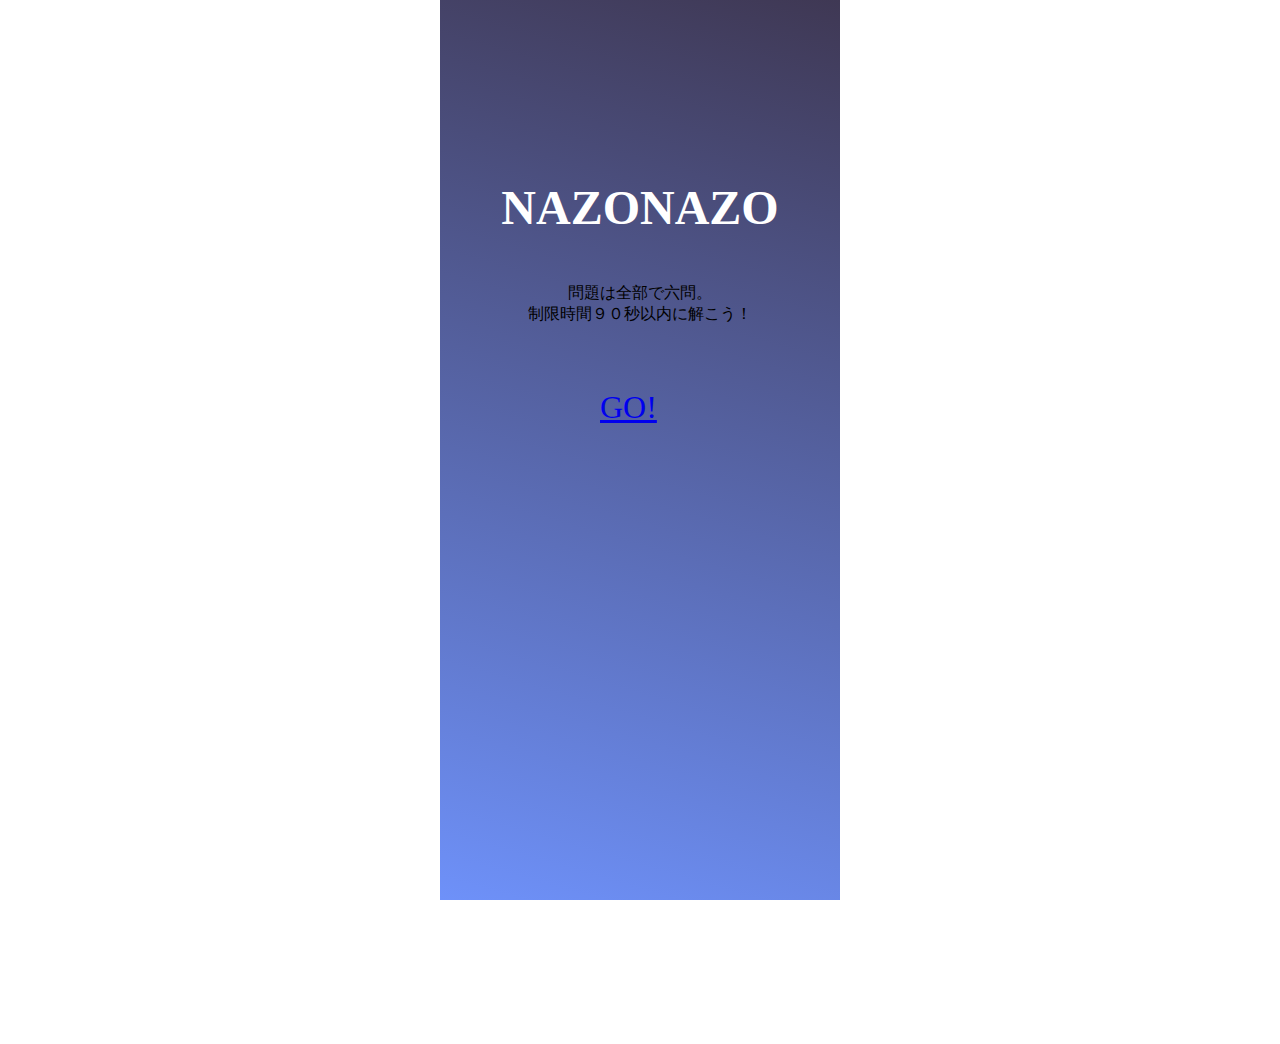
<file: home.html>
<!DOCTYPE html>
<html lang="ja">
<head>
    <meta charset="UTF-8">
    <meta name="viewport" content="width=device-width, initial-scale=1.0">
    <meta http-equiv="X-UA-Compatible" content="ie=edge">
    <title>Document</title>
    <script src='js/jquery-2.1.3.min.js' type='text/javascript'></script>
    <script src='js/nazo.js' type='text/javascript'></script>
    <link rel="stylesheet" href="css/nazo.css">
</head>
<body>
    <h1 class="title">NAZONAZO</h1>
    <p class="subTitle">問題は全部で六問。<br>制限時間９０秒以内に解こう！</p>
    <a href="nazonazo.html" class="go">GO!</a>
</body>
</html>
</file>
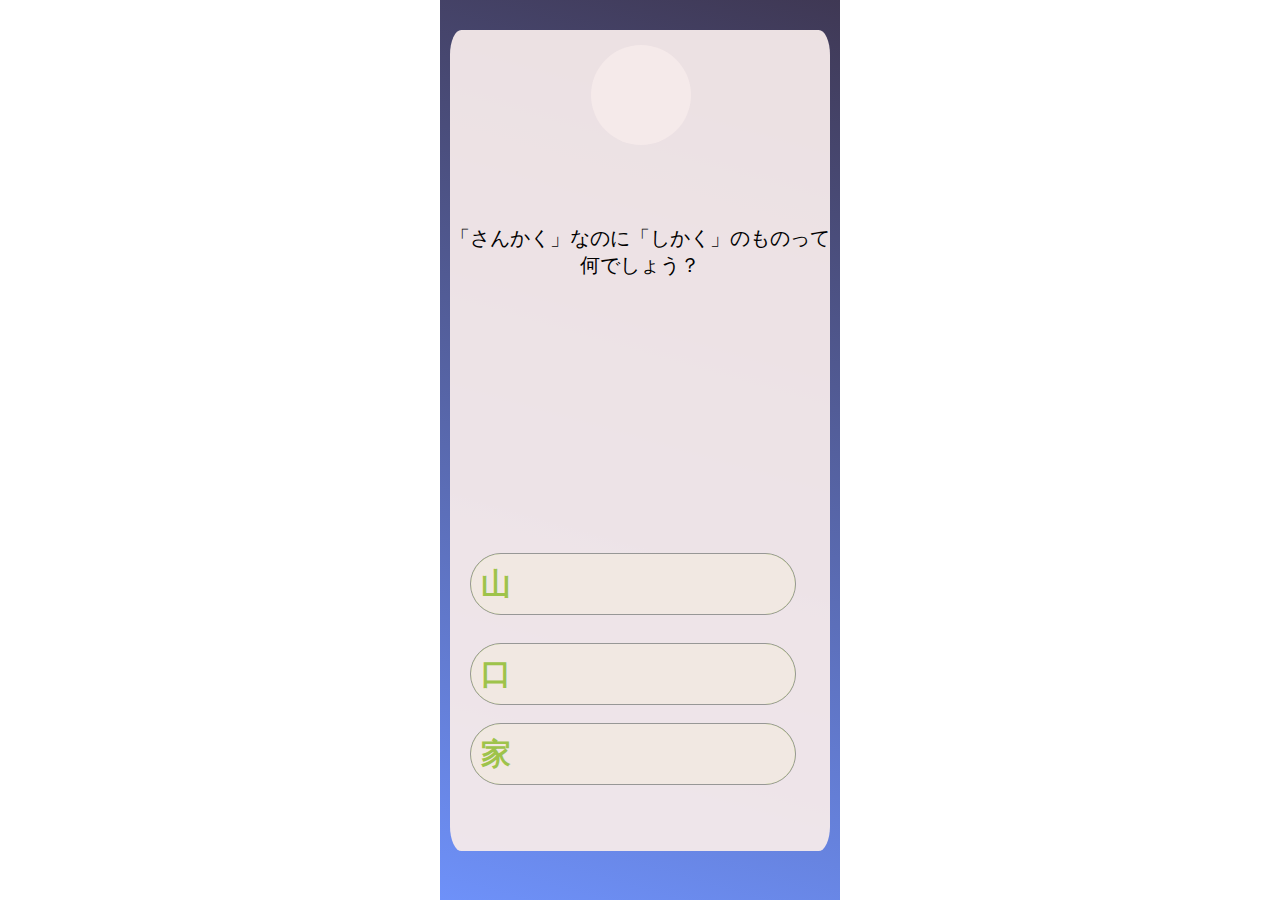
<file: nazonazo.html>
<!DOCTYPE html>
<html>
<head>
<meta charset="utf-8">
<meta name="viewport" content="width=device-width">
<script src="js/jquery-2.1.3.min.js"></script>
<script src="js/nazo.js"></script>
<script src="js/timer.js"></script>
<link rel="stylesheet" href="css/nazo.css">

<title>クイズ練習（複数）</title>
</head>
<body>
<header>
    <!-- <h1>クイズ練習（複数）</h1> -->
</header>
<main>
<div class="w_box">
  <div class='radialtimer' id='timer'></div>
  <p id="quest">ここに問題が出題されます</p>
  <div class="hyoujiBox">
    <span id="a"></span>
    <span id="b"></span>
    <span id="c"></span>
  </div>
  <p id="mondaiBox">
    <a href="#" name="toi0" value="0" class="btn a"><span id="toi0" value='0'>選択肢１</span></a>
    <a href="#" name="toi1" value="1" class="btn b"><span id="toi1" value='1'>選択肢２</span></a>
    <a href="#" name="toi2" value="2" class="btn c"><span id="toi2">選択肢３</span></a>
    <span id="score"></span>
  </p>
    <span id="next"></span>
    <span id="answer"></span>
</div>
</main>
</body>
<script>

// 差し込み表示
let pinpon =document.getElementById('a');
let bubu = document.getElementById('b');
let dispalyFinish = document.getElementById("c");
let score = document.getElementById('score');
let next =document.getElementById('next');
let answer = document.getElementById('answer');

// if正解の時
function seikai(){ 
  setTimeout(function(){
  $('#huseikai').hide();
  pinpon.innerHTML = '<img src="img/IMG_4259.PNG" alt="サンプル画像" id="seikai" width="190px" top="-200px" position="absolute">';
  $('.btn').hide();
  },300);
  next.innerHTML = '<a href="#" id="tugi">next</a> '
  n++;
}

// if不正解の時
function huseikai(){
  setTimeout(function(){
  $('#seikai').hide(); 
  bubu.innerHTML = '<img src="img/IMG_4260.PNG" alt="サンプル画像" id="huseikai" width="190px">';
  $('.btn').hide();
  },300); 
  next.innerHTML = '<a href="#" id="tugi">next</a> '
}

// if最後の時
function finishLast(){
  next.innerHTML = '<a href="home.html" id="finish">finish</a> '
  dispalyFinish.innerHTML = '<h1 id="displayFinish">finish</h1><p id="scoreYou">あなたの成績は？</p>'
  score.innerHTML = '<h1 id="score">6問中'+ n +'問正解!</h1>'
}

// 画像非表示
function hihyouji(){
  $('#seikai').hide(); 
  $('#huseikai').hide();
}
// next 
function tugi(){
    next.innerHTML = '<a href="#" id="tugi">next</a> '
}

// 問題文
const qs = [
"「さんかく」なのに「しかく」のものって何でしょう？",
"パソコンのキーボードが１箇所だけ壊れてしまい作業ができなくなった。さてキーボードのどこが壊れた？",
"次の３つの選択肢の中でいつも眠そうにしているのはどこの人？",
"服を二枚来ている人が痛がってる。どこが痛い？",
"「おひ〇くこ」〇に入るひらがなは３つのうちどれ",
"次の３つの選択肢の中でマラソンをして最初にゴールしたのは誰？",
""
];

//回答選択肢[多重配列]
const toi = [
["山","口","家"],
["s","q","r"],
["大阪","奈良","兵庫"],
["頭","お腹","足"],
["さ","た","な"],
["ロバ","ダチョウ","ウサギ"],
["","",""]
];

//答え[配列]
ans = [0,1,0,0,1,2,1];

//1.最初の問題文＆回答選択肢＆回答値を設定
let i = 0;
let n = 0;

  function quest(i){
    $("#quest").html(qs[i]);
    $("#toi0").html(toi[i][0]);
    $("#toi1").html(toi[i][1]);
    $("#toi2").html(toi[i][2]);
    $("#pinpon").hide();
    $("#bubu").hide();
  }

  function limit(){
    setTimeout(function(){
      finishLast();
      $("#quest").html(qs[i]);
      $("#toi0").hide(toi[i][0]);
      $("#toi1").hide(toi[i][1]);
      $("#toi2").hide(toi[i][2]);
      $("#pinpon").hide();
      $("#bubu").hide();
      $('.btn').hide();  
      $("#quest").hide();
      $("#timer").hide();
    },92000);
  }
 //最初のとき
quest(i);
limit();
i++; 
//2.ラジオボタンをクリックしたらイベント発生！(クリックイベント)
// function clickZero(){
$('[name=toi0]').on("click",function(){
  if(0== ans[i]){
    seikai();
  }else {
    huseikai();
  }  
});

$('[name=toi1]').on("click",function(){
  if(1== ans[i]){
    seikai();
  }
  else {
    huseikai();
  } 
});

$('[name=toi2]').on("click",function(){
  if(2== ans[i]){
    seikai();
  } else {
    huseikai();
  } 
});

  // click next
$('#next').on("click",function(){
  if(i<6){
    hihyouji();
    quest(i);
    i++;
    $('.btn').show();
    $('#tugi').hide(); 
  }
  else{
    $('.btn').hide();
    $("#toi0").hide();
    $("#toi1").hide();
    $("#toi2").hide();  
    $("#quest").hide();
    $("#timer").hide();
    finishLast();
    i++;
    hihyouji();
  }  
});

$("#finish").on("ckick",function(){
  
})




</script>


</html>
</file>
<file: css/nazo.css>
html {
  height: 100%; 
  max-width: 400px;
  min-height: 630px;
  margin: auto;
}

body {
  position: relative;
  margin-right: 0;
  background:linear-gradient(16deg,#6e91f9,#3f3854);
  top: 0;
  left: 0;
  right: 0;
  bottom: 0;
  margin: 0;
  background-repeat: no-repeat;
  height: 96%;
  padding-bottom: -20px;
}

main{
  height: 100%;
}

  /* timer */
  .box {
    position: absolute;
  }

  .radialtimer{
    position: absolute;
    transform: scale(0.5,0.5);
    text-align: center;
    left: 37%;
    padding-top: 20px;
  }
  .radialtimer .n {
    position: absolute;
    width: 200px;
    height: 200px;
    background-color: hsla(0, 36%, 94%, 0.95) ;
    border-radius: 50%;
    text-align: center;
    line-height: 200px;
    font-family: "Georgia";
    font-size: 70px;
    color: #888888;
  }
  /* line 31, ../../build/scss/radialtimer.scss */
  .radialtimer .slice {
    position: absolute; 
    width: 200px;
    height: 200px;
    clip: rect(0px, 200px, 200px, 100px);
  }
  /* line 37, ../../build/scss/radialtimer.scss */
  .radialtimer .slice.nc {
    clip: rect(auto, auto, auto, auto);
  }
  /* line 41, ../../build/scss/radialtimer.scss */
  .radialtimer .slice .q {
    position: absolute;
    width: 170px;
    height: 170px;
    border: 16px hsla(0, 36%, 94%, 0.95) solid;
    border-radius: 50%;
    clip: rect(0px, 100px, 100px, 0px);
    z-index: 2;
  }
  /* line 51, ../../build/scss/radialtimer.scss */
  .radialtimer .slice .pie {
    border: 15px #ff0355c7 solid;
    position: absolute;
    width: 170px;
    height: 170px;
    clip: rect(0px, 100px, 200px, 0px);
    border-radius: 50%;
    transition: all 1s linear;
    box-sizing: content-box;
    z-index: 1;
  } 

  /* 問題*/
#mondaiBox{
  display: flex;
  align-items: flex-start;
  flex-flow: column;
  position: absolute;
  bottom: 50px;
  width: 100%;
}

.w_box{
  position: relative;
  width:95%;
  height:auto; 
  background:hsla(0, 36%, 94%, 0.95);
  margin:30px auto;
  border-radius: 3%;
  height: 95%;
  text-align: center;
}

.hidden{
  display: none;
}

#quest{
  position: absolute;
  padding: 175px 0px 40px;
  width: 100%;
  font-size: 20px;
}

.hyoujiBox{
  position: absolute;
  margin: 100px 0px 40px;
  width: 100%;
}

#next{
  position: absolute;
  right: 20px;
  bottom: 30px;
}

  /* 選択肢 */
.btn {
  position: absolute;
  display: flex;
  width: 80%;
  text-align: center;
  background-color: #9ec34b;
  border: 1px solid #979796; 
  font-size: 16px;
  color: #9ec34b;
  text-decoration: none;
  font-weight: bold;
  padding: 10px 10px;
  border-radius: 4px;
  position: absolute;
  text-align: center;
  margin: auto;
  margin-left: 20px;
  margin-right: 20px;
  border-radius: 60px;
  height: 40px; 
}

.btn span {
  position: relative;
  z-index: 1;
}

.btn::after {
  content: "";
  display: block;
  background-color: hsla(0, 36%, 94%, 0.95);;
  width: 100%;
  height: 100%;
  position: absolute;
  top: 0;
   right: 0;
  transition: .3s;
  border-radius: 60px;
}

.btn::before {
  left: 0;
  width: 80%;
  height: 80%;
}


.btn:hover:before,
.btn:hover::after {
  width: 0;
  background-color: hsla(0, 36%, 94%, 0.95);;
}

.btn:hover{
  color: hsla(0, 36%, 94%, 0.95);;
}

.btn.a {
    position: absolute;
    width: 80%;
    bottom: 170px;
}

.btn.b {
    position: absolute;
    width: 80%;
    bottom: 80px;
}

.btn.c {
    position: absolute; 
    width: 80%;
    bottom: 0px;
}

#toi0,#toi1,#toi2{
  position: absolute;
  text-align: center;
  font-size: 30px;
}

#displayFinish{
  font-size: 48px;
  color: red;
  margin: 0px;
}

#scoreYou{
  font-size: 16px;
}

#score{
  margin: 0px auto 90px;
  font-size: 48px;
}

.title{
  text-align: center;
  color: white;
  font-size: 48px;
  margin-top: 180px;
}

.subTitle{
  text-align: center;
  font-size: 16px;
  margin-top: 48px;
}

.go{
  position: absolute;
  text-align: center;
  margin: 48px auto 0px;
  left: 40%;
  font-size: 32px;
}

#answerQuestion{
  position: absolute;
  margin: 94px;
  width: 80%;
}
</file>
